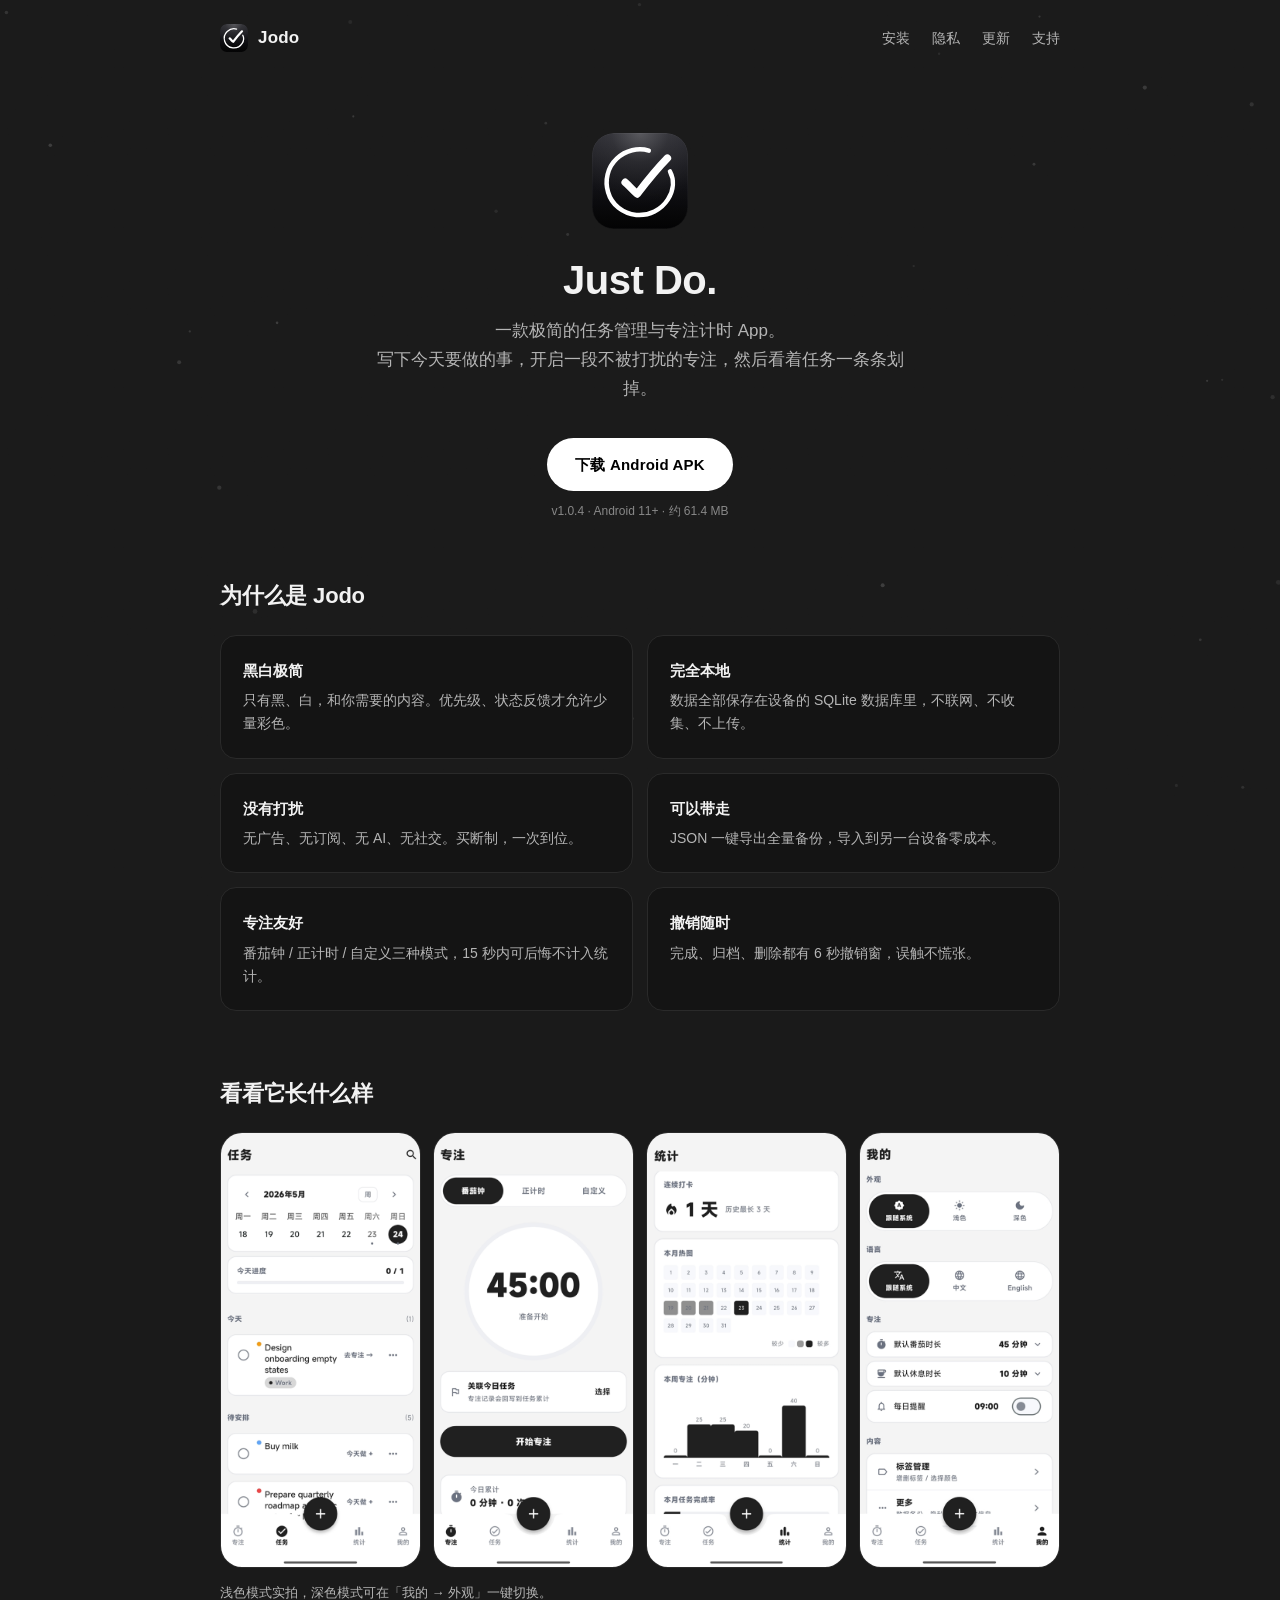
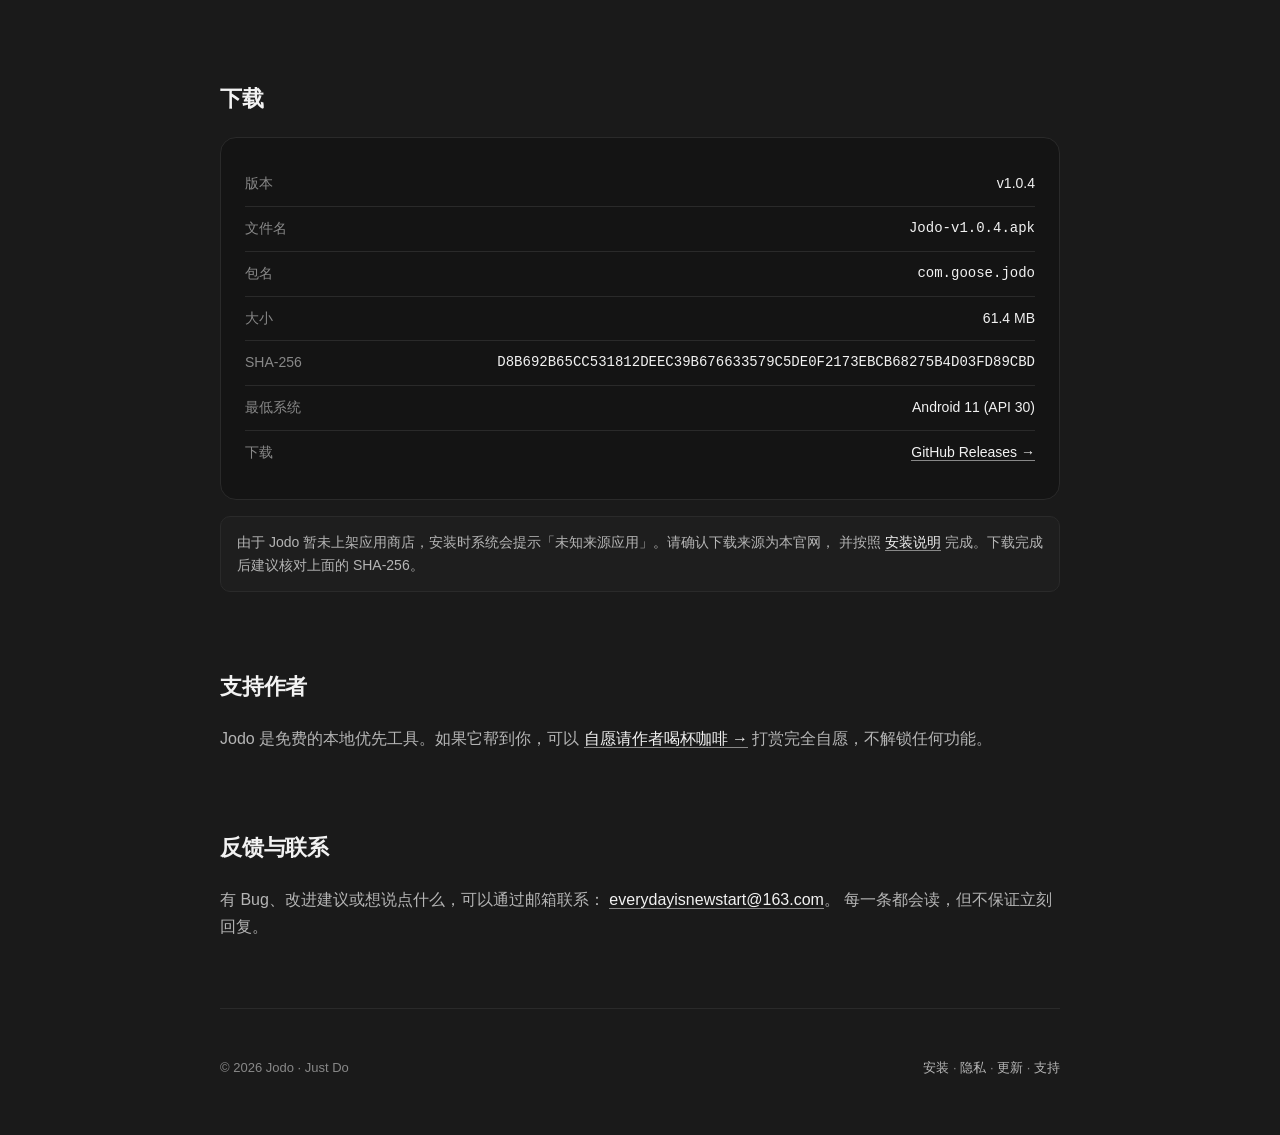
<file: index.html>
<!doctype html>
<html lang="zh-CN">
  <head>
    <meta charset="utf-8" />
    <meta name="viewport" content="width=device-width, initial-scale=1, viewport-fit=cover" />
    <title>Jodo · Just Do</title>
    <meta name="description" content="Jodo 是一款极简的任务管理与专注计时 App。无广告、无订阅、无联网，数据只保存在你的设备上。" />
    <meta name="theme-color" content="#0A0A0A" />
    <link rel="icon" href="assets/logo.svg" type="image/svg+xml" />
    <link rel="alternate icon" href="assets/logo.png" />
    <link rel="stylesheet" href="assets/styles.css" />
    <script src="assets/fx.js" defer></script>
    <meta property="og:title" content="Jodo · Just Do" />
    <meta property="og:description" content="极简的任务管理与专注计时 App，完全本地、不联网、不收集。" />
    <meta property="og:type" content="website" />
    <meta property="og:url" content="https://vulcanen.github.io/jodo-site/" />
    <meta property="og:image" content="assets/logo.png" />
    <meta name="twitter:card" content="summary" />
    <meta name="twitter:title" content="Jodo · Just Do" />
    <meta name="twitter:description" content="极简的任务管理与专注计时 App，完全本地、不联网、不收集。" />
    <meta name="twitter:image" content="assets/logo.png" />
  </head>
  <body data-fx-particles="on">
    <div class="wrap">
      <nav class="nav">
        <a class="nav-brand" href="./index.html">
          <img src="assets/logo.svg" alt="" />
          <span>Jodo</span>
        </a>
        <div class="nav-links">
          <a href="install.html">安装</a>
          <a href="privacy.html">隐私</a>
          <a href="changelog.html">更新</a>
          <a href="support.html">支持</a>
        </div>
      </nav>

      <main>
      <header class="hero">
        <img class="hero-logo" src="assets/logo.svg" alt="Jodo logo" />
        <h1>Just Do.</h1>
        <p class="tagline">
          一款极简的任务管理与专注计时 App。<br />
          写下今天要做的事，开启一段不被打扰的专注，然后看着任务一条条划掉。
        </p>
        <div class="hero-actions">
          <a class="btn" data-fx-magnetic href="https://github.com/vulcanen/jodo-site/releases/download/v1.0.4/Jodo-v1.0.4.apk" download>下载 Android APK</a>
          <span class="btn-meta">v1.0.4 · Android 11+ · 约 61.4 MB</span>
        </div>
      </header>

      <section>
        <h2>为什么是 Jodo</h2>
        <div class="features">
          <div class="feature">
            <h3>黑白极简</h3>
            <p>只有黑、白，和你需要的内容。优先级、状态反馈才允许少量彩色。</p>
          </div>
          <div class="feature">
            <h3>完全本地</h3>
            <p>数据全部保存在设备的 SQLite 数据库里，不联网、不收集、不上传。</p>
          </div>
          <div class="feature">
            <h3>没有打扰</h3>
            <p>无广告、无订阅、无 AI、无社交。买断制，一次到位。</p>
          </div>
          <div class="feature">
            <h3>可以带走</h3>
            <p>JSON 一键导出全量备份，导入到另一台设备零成本。</p>
          </div>
          <div class="feature">
            <h3>专注友好</h3>
            <p>番茄钟 / 正计时 / 自定义三种模式，15 秒内可后悔不计入统计。</p>
          </div>
          <div class="feature">
            <h3>撤销随时</h3>
            <p>完成、归档、删除都有 6 秒撤销窗，误触不慌张。</p>
          </div>
        </div>
      </section>

      <section>
        <h2>看看它长什么样</h2>
        <div class="shots">
          <div class="shot">
            <img src="assets/screenshots/tasks.png" alt="任务页：周历条 + 任务池 + 归档箱 / 最近删除入口" loading="lazy" decoding="async" />
          </div>
          <div class="shot">
            <img src="assets/screenshots/focus.png" alt="专注页：番茄钟 45:00 计时盘 + 关联今日任务入口" loading="lazy" decoding="async" />
          </div>
          <div class="shot">
            <img src="assets/screenshots/stats.png" alt="统计页：连续打卡 + 月度热图 + 本周专注 + 完成率" loading="lazy" decoding="async" />
          </div>
          <div class="shot">
            <img src="assets/screenshots/profile.png" alt="我的：主题 / 语言 / 默认番茄时长 / 标签 / 数据备份" loading="lazy" decoding="async" />
          </div>
        </div>
        <p class="muted" style="margin-top: 14px; font-size: 13px;">
          浅色模式实拍，深色模式可在「我的 → 外观」一键切换。
        </p>
      </section>

      <section id="download">
        <h2>下载</h2>
        <div class="dl-card">
          <div class="dl-card-row">
            <span class="k">版本</span>
            <span class="v plain">v1.0.4</span>
          </div>
          <div class="dl-card-row">
            <span class="k">文件名</span>
            <span class="v">Jodo-v1.0.4.apk</span>
          </div>
          <div class="dl-card-row">
            <span class="k">包名</span>
            <span class="v">com.goose.jodo</span>
          </div>
          <div class="dl-card-row">
            <span class="k">大小</span>
            <span class="v plain">61.4 MB</span>
          </div>
          <div class="dl-card-row">
            <span class="k">SHA-256</span>
            <span class="v">D8B692B65CC531812DEEC39B676633579C5DE0F2173EBCB68275B4D03FD89CBD</span>
          </div>
          <div class="dl-card-row">
            <span class="k">最低系统</span>
            <span class="v plain">Android 11 (API 30)</span>
          </div>
          <div class="dl-card-row">
            <span class="k">下载</span>
            <span class="v plain">
              <a href="https://github.com/vulcanen/jodo-site/releases/download/v1.0.4/Jodo-v1.0.4.apk" download>GitHub Releases →</a>
            </span>
          </div>
        </div>
        <p class="notice" style="margin-top: 16px;">
          由于 Jodo 暂未上架应用商店，安装时系统会提示「未知来源应用」。请确认下载来源为本官网，
          并按照 <a href="install.html">安装说明</a> 完成。下载完成后建议核对上面的 SHA-256。
        </p>
      </section>

      <section>
        <h2>支持作者</h2>
        <p class="muted">
          Jodo 是免费的本地优先工具。如果它帮到你，可以
          <a href="support.html">自愿请作者喝杯咖啡 →</a>
          打赏完全自愿，不解锁任何功能。
        </p>
      </section>

      <section>
        <h2>反馈与联系</h2>
        <p class="muted">
          有 Bug、改进建议或想说点什么，可以通过邮箱联系：
          <a href="mailto:everydayisnewstart@163.com">everydayisnewstart@163.com</a>。
          每一条都会读，但不保证立刻回复。
        </p>
      </section>

      </main>

      <footer>
        <span>© 2026 Jodo · Just Do</span>
        <span>
          <a href="install.html">安装</a> ·
          <a href="privacy.html">隐私</a> ·
          <a href="changelog.html">更新</a> ·
          <a href="support.html">支持</a>
        </span>
      </footer>
    </div>
  </body>
</html>
</file>
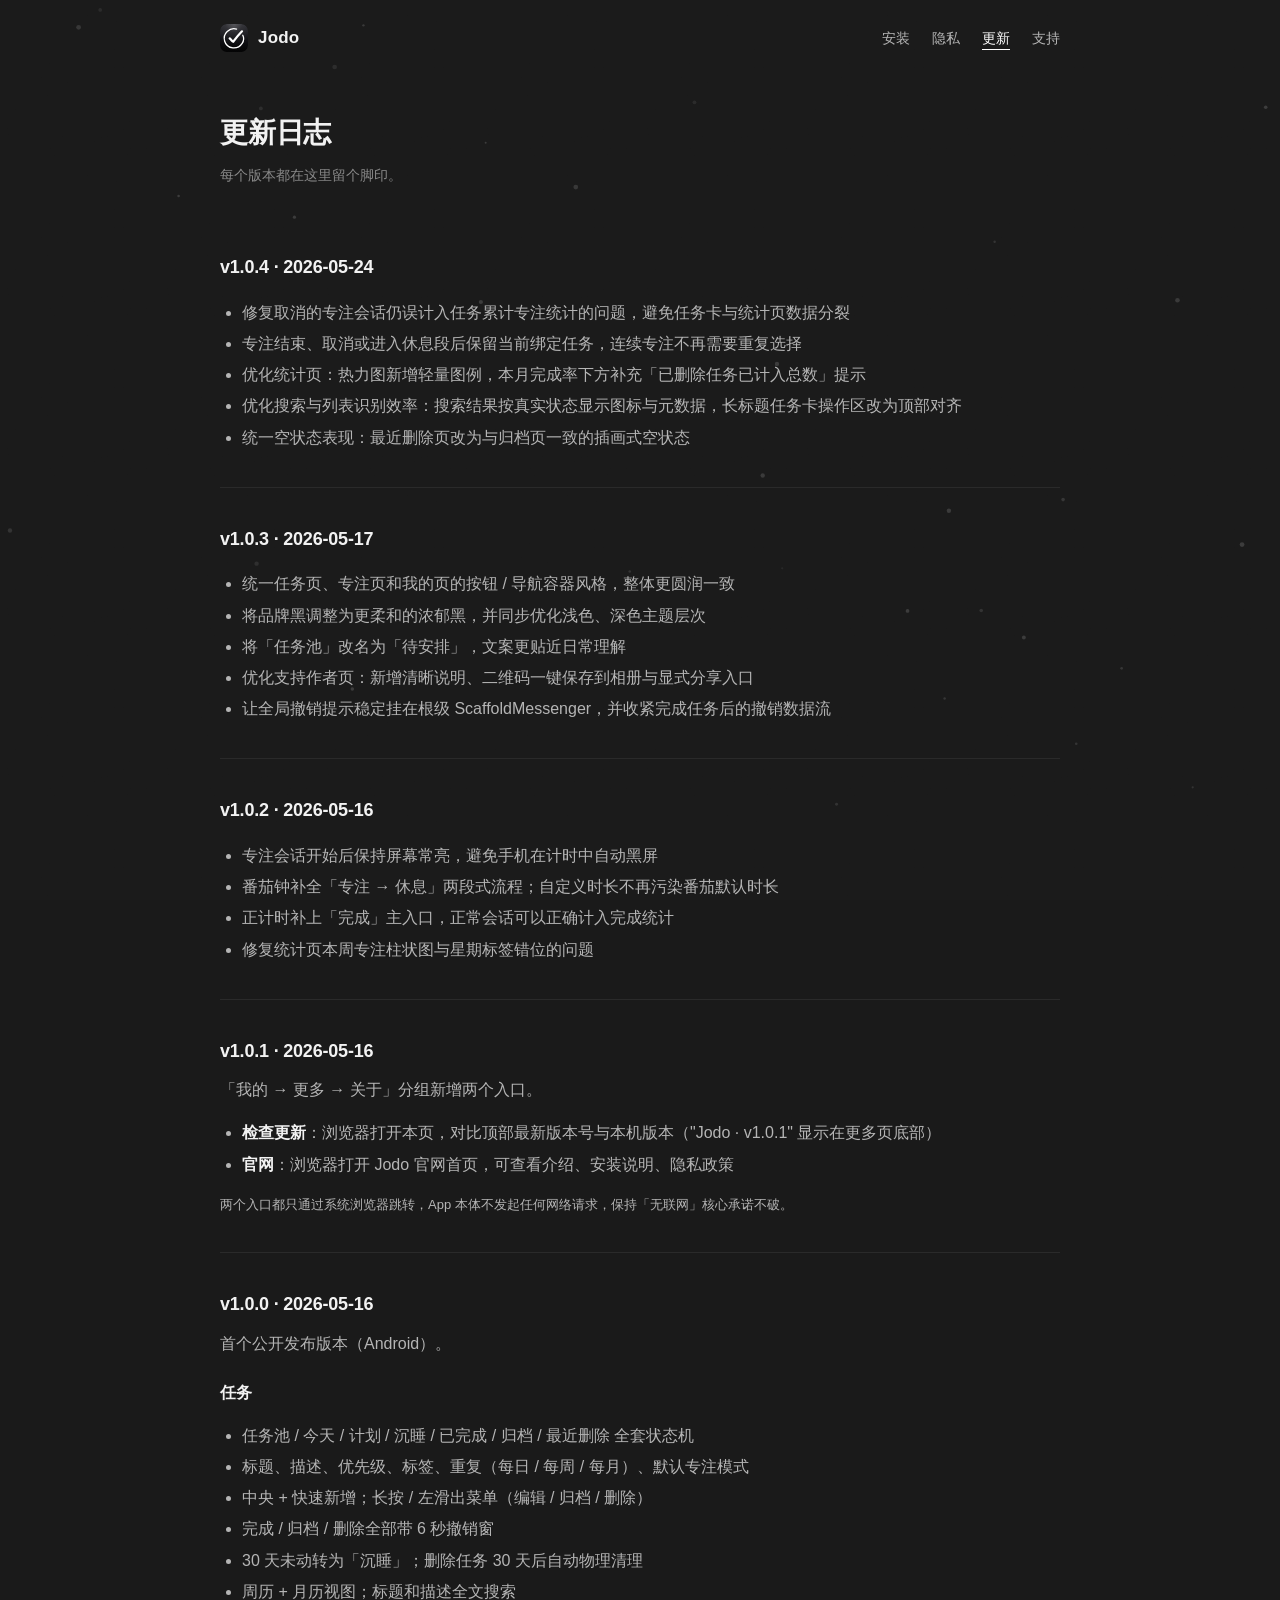
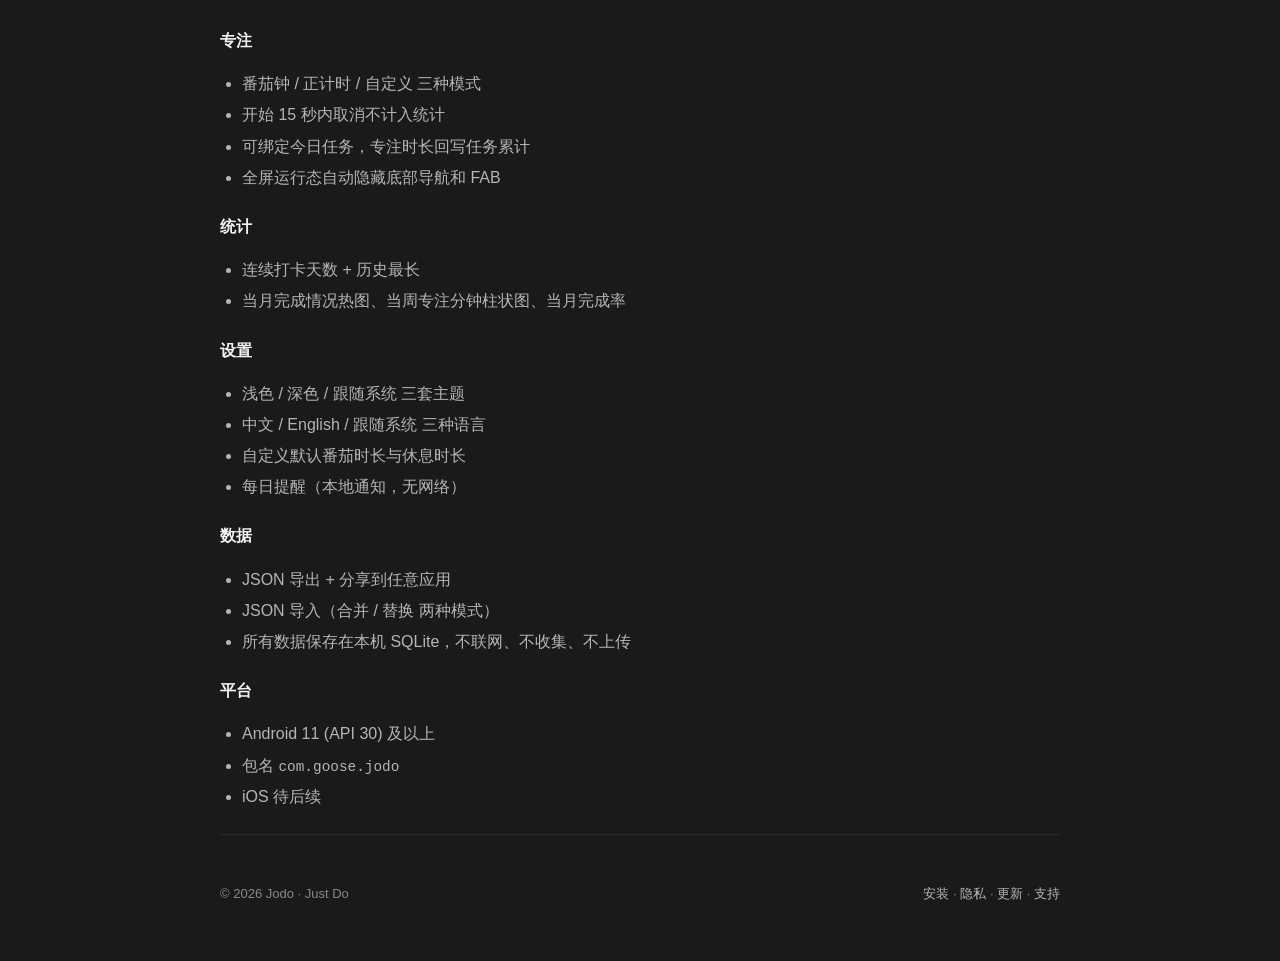
<file: changelog.html>
<!doctype html>
<html lang="zh-CN">
  <head>
    <meta charset="utf-8" />
    <meta name="viewport" content="width=device-width, initial-scale=1, viewport-fit=cover" />
    <title>更新日志 · Jodo</title>
    <meta name="description" content="Jodo 各版本更新内容。" />
    <meta name="theme-color" content="#0A0A0A" />
    <link rel="icon" href="assets/logo.svg" type="image/svg+xml" />
    <link rel="alternate icon" href="assets/logo.png" />
    <link rel="stylesheet" href="assets/styles.css" />
    <script src="assets/fx.js" defer></script>
  </head>
  <body data-fx-particles="on">
    <div class="wrap">
      <nav class="nav">
        <a class="nav-brand" href="./index.html">
          <img src="assets/logo.svg" alt="" />
          <span>Jodo</span>
        </a>
        <div class="nav-links">
          <a href="install.html">安装</a>
          <a href="privacy.html">隐私</a>
          <a href="changelog.html" aria-current="page">更新</a>
          <a href="support.html">支持</a>
        </div>
      </nav>

      <main>
      <header class="page-head">
        <h1>更新日志</h1>
        <p class="sub">每个版本都在这里留个脚印。</p>
      </header>

      <article class="prose">
        <h2>v1.0.4 · 2026-05-24</h2>
        <ul>
          <li>修复取消的专注会话仍误计入任务累计专注统计的问题，避免任务卡与统计页数据分裂</li>
          <li>专注结束、取消或进入休息段后保留当前绑定任务，连续专注不再需要重复选择</li>
          <li>优化统计页：热力图新增轻量图例，本月完成率下方补充「已删除任务已计入总数」提示</li>
          <li>优化搜索与列表识别效率：搜索结果按真实状态显示图标与元数据，长标题任务卡操作区改为顶部对齐</li>
          <li>统一空状态表现：最近删除页改为与归档页一致的插画式空状态</li>
        </ul>

        <hr style="border: 0; border-top: 1px solid var(--border); margin: 36px 0;" />

        <h2>v1.0.3 · 2026-05-17</h2>
        <ul>
          <li>统一任务页、专注页和我的页的按钮 / 导航容器风格，整体更圆润一致</li>
          <li>将品牌黑调整为更柔和的浓郁黑，并同步优化浅色、深色主题层次</li>
          <li>将「任务池」改名为「待安排」，文案更贴近日常理解</li>
          <li>优化支持作者页：新增清晰说明、二维码一键保存到相册与显式分享入口</li>
          <li>让全局撤销提示稳定挂在根级 ScaffoldMessenger，并收紧完成任务后的撤销数据流</li>
        </ul>

        <hr style="border: 0; border-top: 1px solid var(--border); margin: 36px 0;" />

        <h2>v1.0.2 · 2026-05-16</h2>
        <ul>
          <li>专注会话开始后保持屏幕常亮，避免手机在计时中自动黑屏</li>
          <li>番茄钟补全「专注 → 休息」两段式流程；自定义时长不再污染番茄默认时长</li>
          <li>正计时补上「完成」主入口，正常会话可以正确计入完成统计</li>
          <li>修复统计页本周专注柱状图与星期标签错位的问题</li>
        </ul>

        <hr style="border: 0; border-top: 1px solid var(--border); margin: 36px 0;" />

        <h2>v1.0.1 · 2026-05-16</h2>
        <p class="muted">「我的 → 更多 → 关于」分组新增两个入口。</p>

        <ul>
          <li><strong>检查更新</strong>：浏览器打开本页，对比顶部最新版本号与本机版本（"Jodo · v1.0.1" 显示在更多页底部）</li>
          <li><strong>官网</strong>：浏览器打开 Jodo 官网首页，可查看介绍、安装说明、隐私政策</li>
        </ul>

        <p class="muted" style="margin-top: 14px; font-size: 13px;">
          两个入口都只通过系统浏览器跳转，App 本体不发起任何网络请求，保持「无联网」核心承诺不破。
        </p>

        <hr style="border: 0; border-top: 1px solid var(--border); margin: 36px 0;" />

        <h2>v1.0.0 · 2026-05-16</h2>
        <p class="muted">首个公开发布版本（Android）。</p>

        <h3 style="margin-top: 22px;">任务</h3>
        <ul>
          <li>任务池 / 今天 / 计划 / 沉睡 / 已完成 / 归档 / 最近删除 全套状态机</li>
          <li>标题、描述、优先级、标签、重复（每日 / 每周 / 每月）、默认专注模式</li>
          <li>中央 + 快速新增；长按 / 左滑出菜单（编辑 / 归档 / 删除）</li>
          <li>完成 / 归档 / 删除全部带 6 秒撤销窗</li>
          <li>30 天未动转为「沉睡」；删除任务 30 天后自动物理清理</li>
          <li>周历 + 月历视图；标题和描述全文搜索</li>
        </ul>

        <h3 style="margin-top: 22px;">专注</h3>
        <ul>
          <li>番茄钟 / 正计时 / 自定义 三种模式</li>
          <li>开始 15 秒内取消不计入统计</li>
          <li>可绑定今日任务，专注时长回写任务累计</li>
          <li>全屏运行态自动隐藏底部导航和 FAB</li>
        </ul>

        <h3 style="margin-top: 22px;">统计</h3>
        <ul>
          <li>连续打卡天数 + 历史最长</li>
          <li>当月完成情况热图、当周专注分钟柱状图、当月完成率</li>
        </ul>

        <h3 style="margin-top: 22px;">设置</h3>
        <ul>
          <li>浅色 / 深色 / 跟随系统 三套主题</li>
          <li>中文 / English / 跟随系统 三种语言</li>
          <li>自定义默认番茄时长与休息时长</li>
          <li>每日提醒（本地通知，无网络）</li>
        </ul>

        <h3 style="margin-top: 22px;">数据</h3>
        <ul>
          <li>JSON 导出 + 分享到任意应用</li>
          <li>JSON 导入（合并 / 替换 两种模式）</li>
          <li>所有数据保存在本机 SQLite，不联网、不收集、不上传</li>
        </ul>

        <h3 style="margin-top: 22px;">平台</h3>
        <ul>
          <li>Android 11 (API 30) 及以上</li>
          <li>包名 <code>com.goose.jodo</code></li>
          <li>iOS 待后续</li>
        </ul>
      </article>

      </main>

      <footer>
        <span>© 2026 Jodo · Just Do</span>
        <span>
          <a href="install.html">安装</a> ·
          <a href="privacy.html">隐私</a> ·
          <a href="changelog.html">更新</a> ·
          <a href="support.html">支持</a>
        </span>
      </footer>
    </div>
  </body>
</html>
</file>
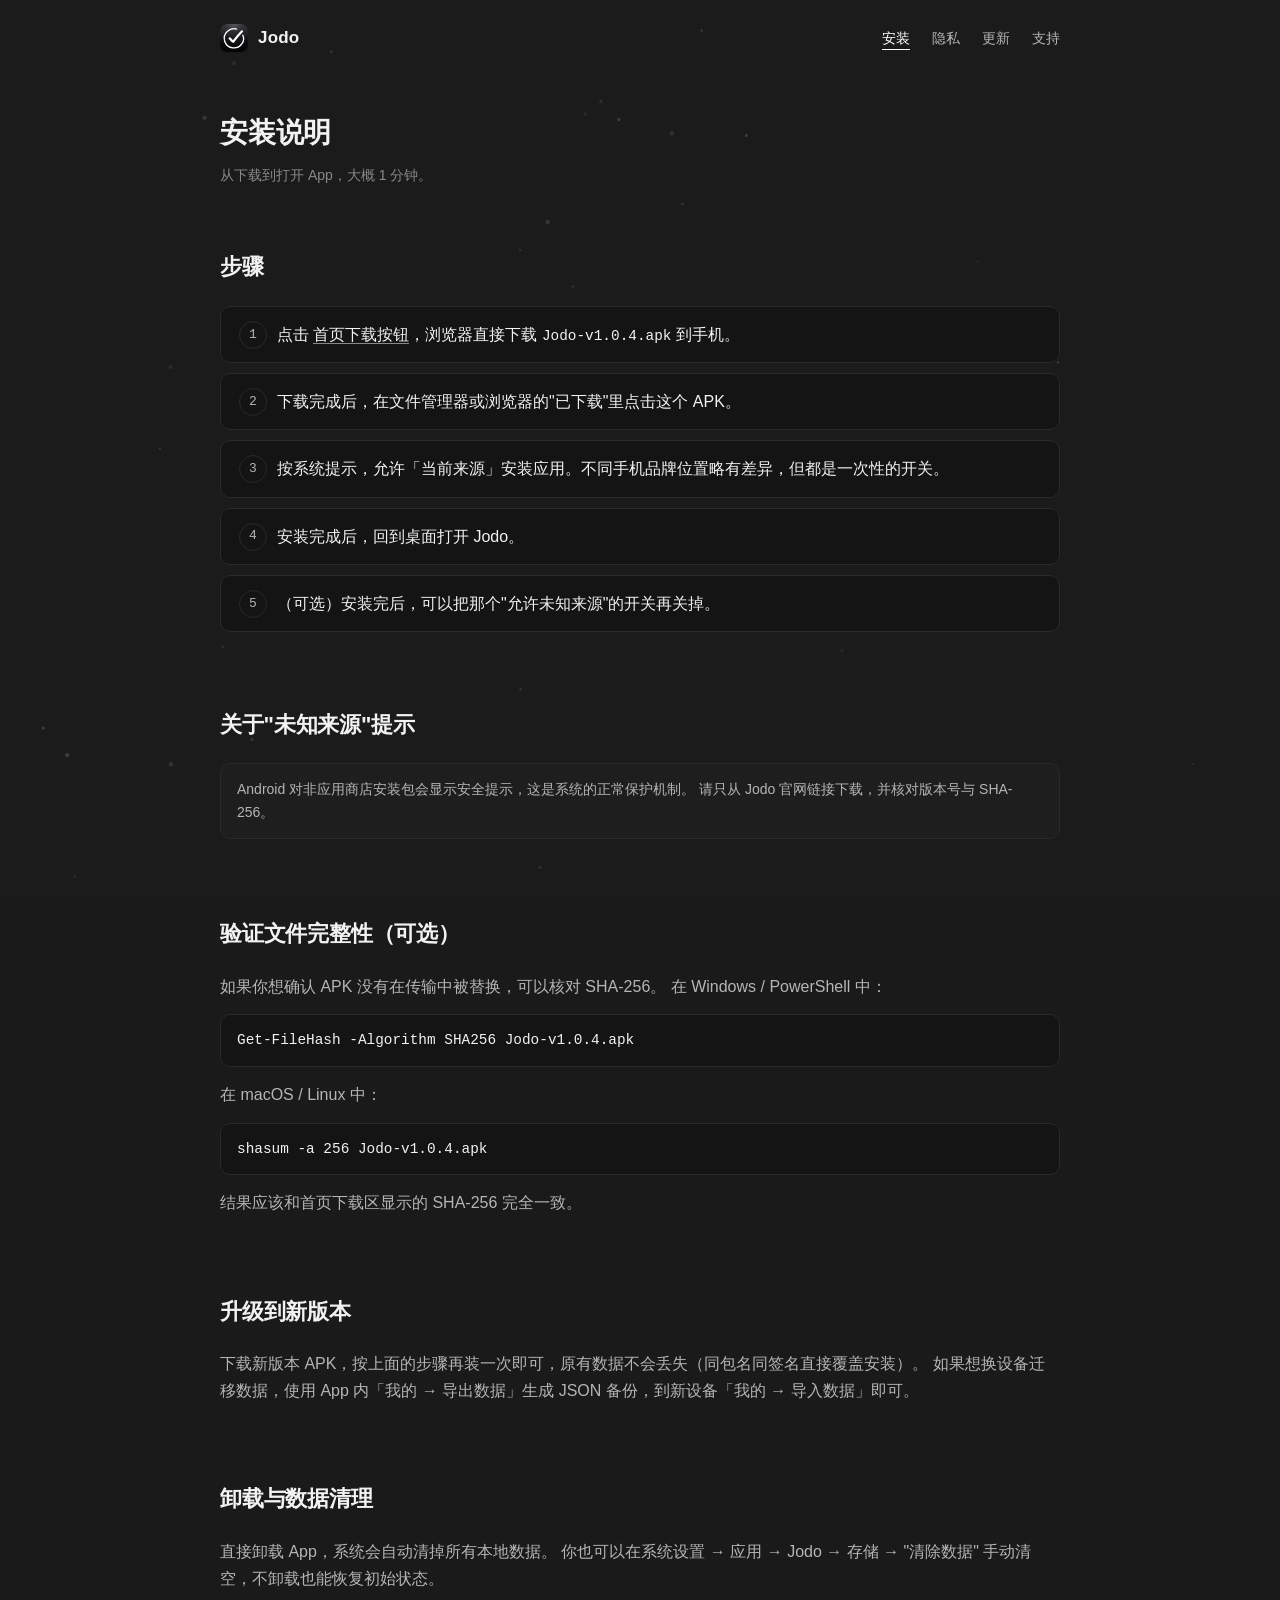
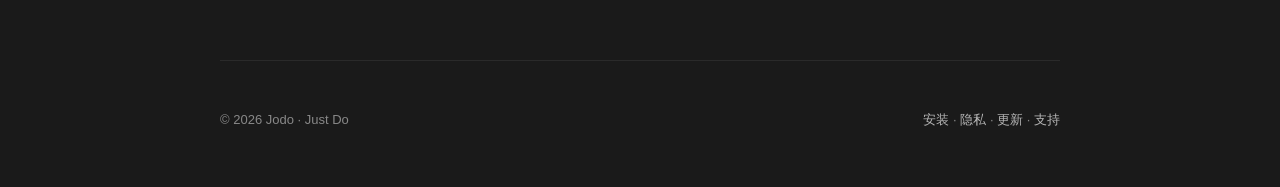
<file: install.html>
<!doctype html>
<html lang="zh-CN">
  <head>
    <meta charset="utf-8" />
    <meta name="viewport" content="width=device-width, initial-scale=1, viewport-fit=cover" />
    <title>安装说明 · Jodo</title>
    <meta name="description" content="如何从官网下载并安装 Jodo Android APK。" />
    <meta name="theme-color" content="#0A0A0A" />
    <link rel="icon" href="assets/logo.svg" type="image/svg+xml" />
    <link rel="alternate icon" href="assets/logo.png" />
    <link rel="stylesheet" href="assets/styles.css" />
    <script src="assets/fx.js" defer></script>
  </head>
  <body data-fx-particles="on">
    <div class="wrap">
      <nav class="nav">
        <a class="nav-brand" href="./index.html">
          <img src="assets/logo.svg" alt="" />
          <span>Jodo</span>
        </a>
        <div class="nav-links">
          <a href="install.html" aria-current="page">安装</a>
          <a href="privacy.html">隐私</a>
          <a href="changelog.html">更新</a>
          <a href="support.html">支持</a>
        </div>
      </nav>

      <main>
      <header class="page-head">
        <h1>安装说明</h1>
        <p class="sub">从下载到打开 App，大概 1 分钟。</p>
      </header>

      <section>
        <h2>步骤</h2>
        <ol class="steps">
          <li>点击 <a href="index.html#download">首页下载按钮</a>，浏览器直接下载 <code>Jodo-v1.0.4.apk</code> 到手机。</li>
          <li>下载完成后，在文件管理器或浏览器的"已下载"里点击这个 APK。</li>
          <li>按系统提示，允许「当前来源」安装应用。不同手机品牌位置略有差异，但都是一次性的开关。</li>
          <li>安装完成后，回到桌面打开 Jodo。</li>
          <li>（可选）安装完后，可以把那个"允许未知来源"的开关再关掉。</li>
        </ol>
      </section>

      <section>
        <h2>关于"未知来源"提示</h2>
        <p class="notice">
          Android 对非应用商店安装包会显示安全提示，这是系统的正常保护机制。
          请只从 Jodo 官网链接下载，并核对版本号与 SHA-256。
        </p>
      </section>

      <section>
        <h2>验证文件完整性（可选）</h2>
        <p class="muted">
          如果你想确认 APK 没有在传输中被替换，可以核对 SHA-256。
          在 Windows / PowerShell 中：
        </p>
        <pre>Get-FileHash -Algorithm SHA256 Jodo-v1.0.4.apk</pre>
        <p class="muted">
          在 macOS / Linux 中：
        </p>
        <pre>shasum -a 256 Jodo-v1.0.4.apk</pre>
        <p class="muted">
          结果应该和首页下载区显示的 SHA-256 完全一致。
        </p>
      </section>

      <section>
        <h2>升级到新版本</h2>
        <p class="muted">
          下载新版本 APK，按上面的步骤再装一次即可，原有数据不会丢失（同包名同签名直接覆盖安装）。
          如果想换设备迁移数据，使用 App 内「我的 → 导出数据」生成 JSON 备份，到新设备「我的 → 导入数据」即可。
        </p>
      </section>

      <section>
        <h2>卸载与数据清理</h2>
        <p class="muted">
          直接卸载 App，系统会自动清掉所有本地数据。
          你也可以在系统设置 → 应用 → Jodo → 存储 → "清除数据" 手动清空，不卸载也能恢复初始状态。
        </p>
      </section>

      </main>

      <footer>
        <span>© 2026 Jodo · Just Do</span>
        <span>
          <a href="install.html">安装</a> ·
          <a href="privacy.html">隐私</a> ·
          <a href="changelog.html">更新</a> ·
          <a href="support.html">支持</a>
        </span>
      </footer>
    </div>
  </body>
</html>
</file>
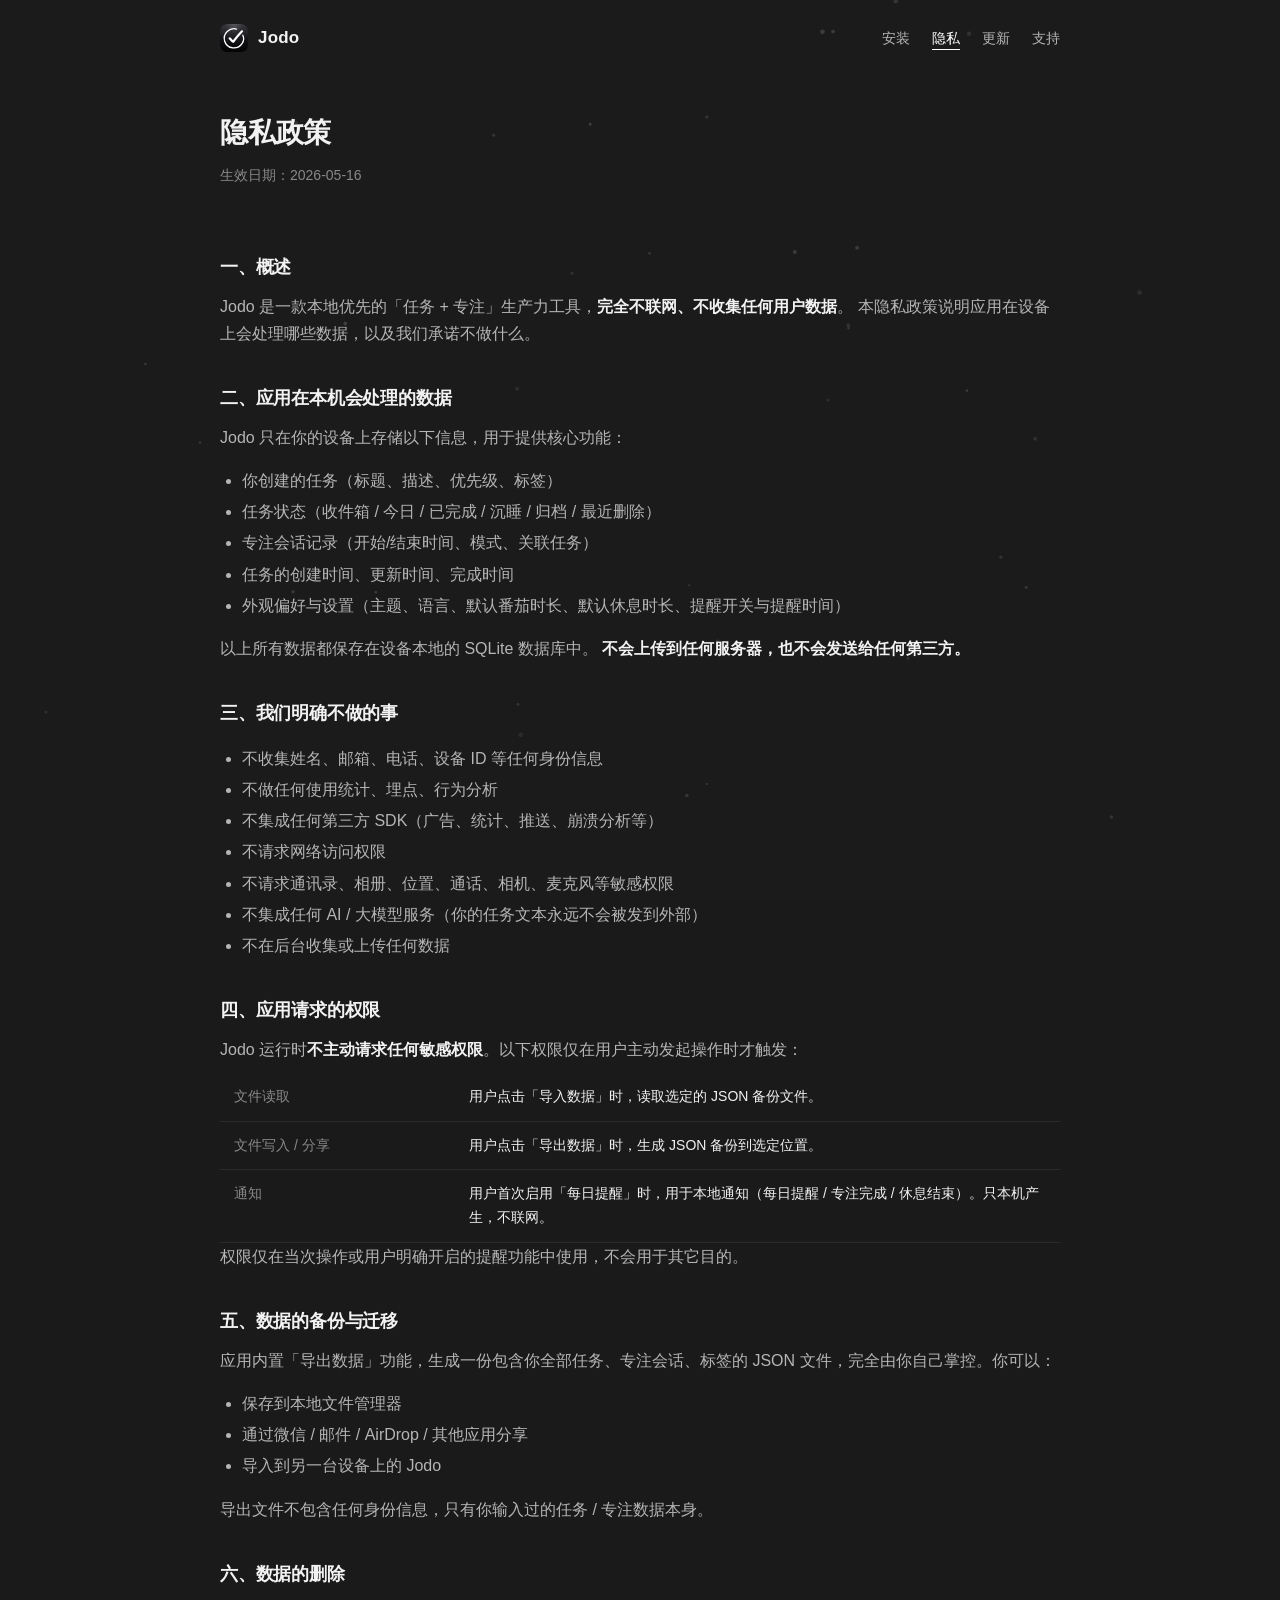
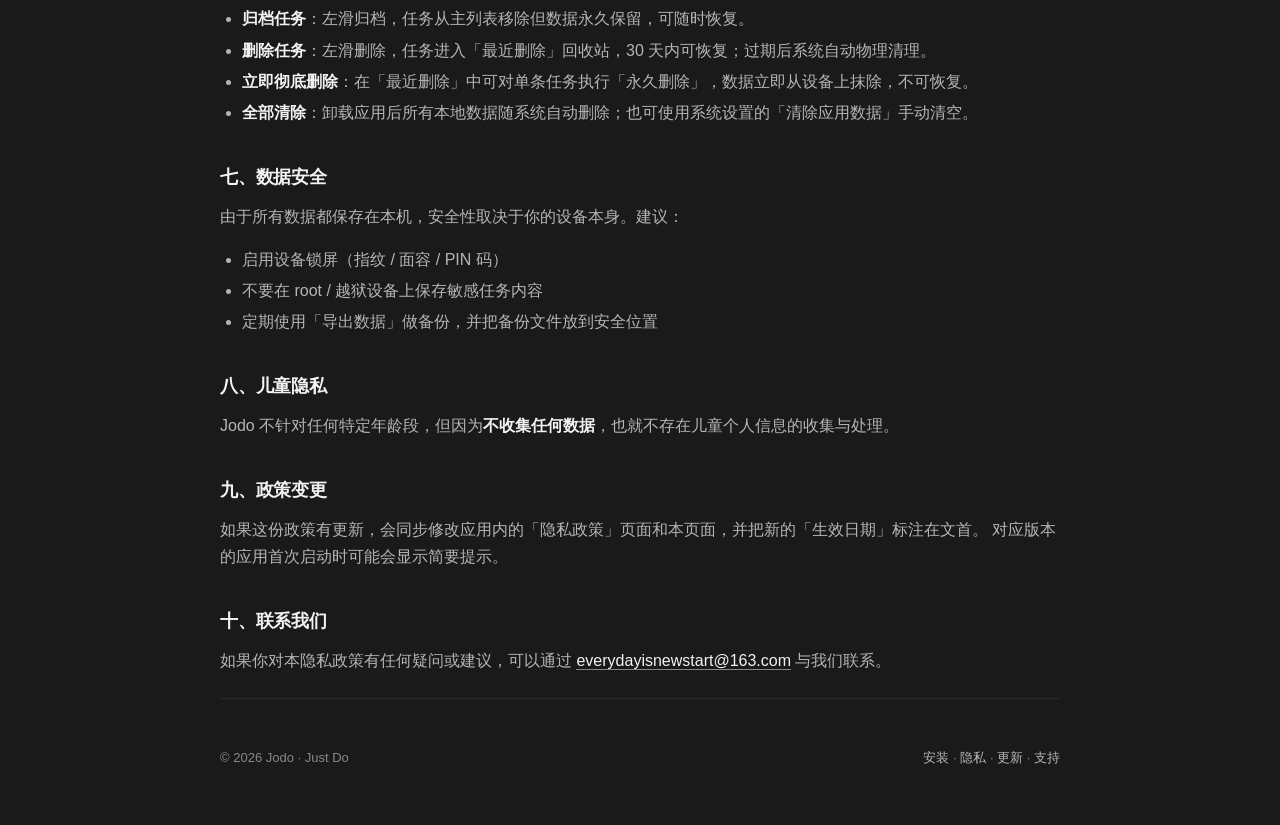
<file: privacy.html>
<!doctype html>
<html lang="zh-CN">
  <head>
    <meta charset="utf-8" />
    <meta name="viewport" content="width=device-width, initial-scale=1, viewport-fit=cover" />
    <title>隐私政策 · Jodo</title>
    <meta name="description" content="Jodo 隐私政策。完全本地，不联网，不收集任何用户数据。" />
    <meta name="theme-color" content="#0A0A0A" />
    <link rel="icon" href="assets/logo.svg" type="image/svg+xml" />
    <link rel="alternate icon" href="assets/logo.png" />
    <link rel="stylesheet" href="assets/styles.css" />
    <script src="assets/fx.js" defer></script>
  </head>
  <body data-fx-particles="on">
    <div class="wrap">
      <nav class="nav">
        <a class="nav-brand" href="./index.html">
          <img src="assets/logo.svg" alt="" />
          <span>Jodo</span>
        </a>
        <div class="nav-links">
          <a href="install.html">安装</a>
          <a href="privacy.html" aria-current="page">隐私</a>
          <a href="changelog.html">更新</a>
          <a href="support.html">支持</a>
        </div>
      </nav>

      <main>
      <header class="page-head">
        <h1>隐私政策</h1>
        <p class="sub">生效日期：2026-05-16</p>
      </header>

      <article class="prose">
        <h2>一、概述</h2>
        <p>
          Jodo 是一款本地优先的「任务 + 专注」生产力工具，<strong>完全不联网、不收集任何用户数据</strong>。
          本隐私政策说明应用在设备上会处理哪些数据，以及我们承诺不做什么。
        </p>

        <h2>二、应用在本机会处理的数据</h2>
        <p>Jodo 只在你的设备上存储以下信息，用于提供核心功能：</p>
        <ul>
          <li>你创建的任务（标题、描述、优先级、标签）</li>
          <li>任务状态（收件箱 / 今日 / 已完成 / 沉睡 / 归档 / 最近删除）</li>
          <li>专注会话记录（开始/结束时间、模式、关联任务）</li>
          <li>任务的创建时间、更新时间、完成时间</li>
          <li>外观偏好与设置（主题、语言、默认番茄时长、默认休息时长、提醒开关与提醒时间）</li>
        </ul>
        <p>
          以上所有数据都保存在设备本地的 SQLite 数据库中。
          <strong>不会上传到任何服务器，也不会发送给任何第三方。</strong>
        </p>

        <h2>三、我们明确不做的事</h2>
        <ul>
          <li>不收集姓名、邮箱、电话、设备 ID 等任何身份信息</li>
          <li>不做任何使用统计、埋点、行为分析</li>
          <li>不集成任何第三方 SDK（广告、统计、推送、崩溃分析等）</li>
          <li>不请求网络访问权限</li>
          <li>不请求通讯录、相册、位置、通话、相机、麦克风等敏感权限</li>
          <li>不集成任何 AI / 大模型服务（你的任务文本永远不会被发到外部）</li>
          <li>不在后台收集或上传任何数据</li>
        </ul>

        <h2>四、应用请求的权限</h2>
        <p>Jodo 运行时<strong>不主动请求任何敏感权限</strong>。以下权限仅在用户主动发起操作时才触发：</p>
        <table class="def">
          <tbody>
            <tr>
              <th>文件读取</th>
              <td>用户点击「导入数据」时，读取选定的 JSON 备份文件。</td>
            </tr>
            <tr>
              <th>文件写入 / 分享</th>
              <td>用户点击「导出数据」时，生成 JSON 备份到选定位置。</td>
            </tr>
            <tr>
              <th>通知</th>
              <td>用户首次启用「每日提醒」时，用于本地通知（每日提醒 / 专注完成 / 休息结束）。只本机产生，不联网。</td>
            </tr>
          </tbody>
        </table>
        <p>权限仅在当次操作或用户明确开启的提醒功能中使用，不会用于其它目的。</p>

        <h2>五、数据的备份与迁移</h2>
        <p>
          应用内置「导出数据」功能，生成一份包含你全部任务、专注会话、标签的 JSON 文件，完全由你自己掌控。你可以：
        </p>
        <ul>
          <li>保存到本地文件管理器</li>
          <li>通过微信 / 邮件 / AirDrop / 其他应用分享</li>
          <li>导入到另一台设备上的 Jodo</li>
        </ul>
        <p>导出文件不包含任何身份信息，只有你输入过的任务 / 专注数据本身。</p>

        <h2>六、数据的删除</h2>
        <ul>
          <li><strong>归档任务</strong>：左滑归档，任务从主列表移除但数据永久保留，可随时恢复。</li>
          <li><strong>删除任务</strong>：左滑删除，任务进入「最近删除」回收站，30 天内可恢复；过期后系统自动物理清理。</li>
          <li><strong>立即彻底删除</strong>：在「最近删除」中可对单条任务执行「永久删除」，数据立即从设备上抹除，不可恢复。</li>
          <li><strong>全部清除</strong>：卸载应用后所有本地数据随系统自动删除；也可使用系统设置的「清除应用数据」手动清空。</li>
        </ul>

        <h2>七、数据安全</h2>
        <p>由于所有数据都保存在本机，安全性取决于你的设备本身。建议：</p>
        <ul>
          <li>启用设备锁屏（指纹 / 面容 / PIN 码）</li>
          <li>不要在 root / 越狱设备上保存敏感任务内容</li>
          <li>定期使用「导出数据」做备份，并把备份文件放到安全位置</li>
        </ul>

        <h2>八、儿童隐私</h2>
        <p>Jodo 不针对任何特定年龄段，但因为<strong>不收集任何数据</strong>，也就不存在儿童个人信息的收集与处理。</p>

        <h2>九、政策变更</h2>
        <p>
          如果这份政策有更新，会同步修改应用内的「隐私政策」页面和本页面，并把新的「生效日期」标注在文首。
          对应版本的应用首次启动时可能会显示简要提示。
        </p>

        <h2>十、联系我们</h2>
        <p>
          如果你对本隐私政策有任何疑问或建议，可以通过
          <a href="mailto:everydayisnewstart@163.com">everydayisnewstart@163.com</a>
          与我们联系。
        </p>
      </article>

      </main>

      <footer>
        <span>© 2026 Jodo · Just Do</span>
        <span>
          <a href="install.html">安装</a> ·
          <a href="privacy.html">隐私</a> ·
          <a href="changelog.html">更新</a> ·
          <a href="support.html">支持</a>
        </span>
      </footer>
    </div>
  </body>
</html>
</file>
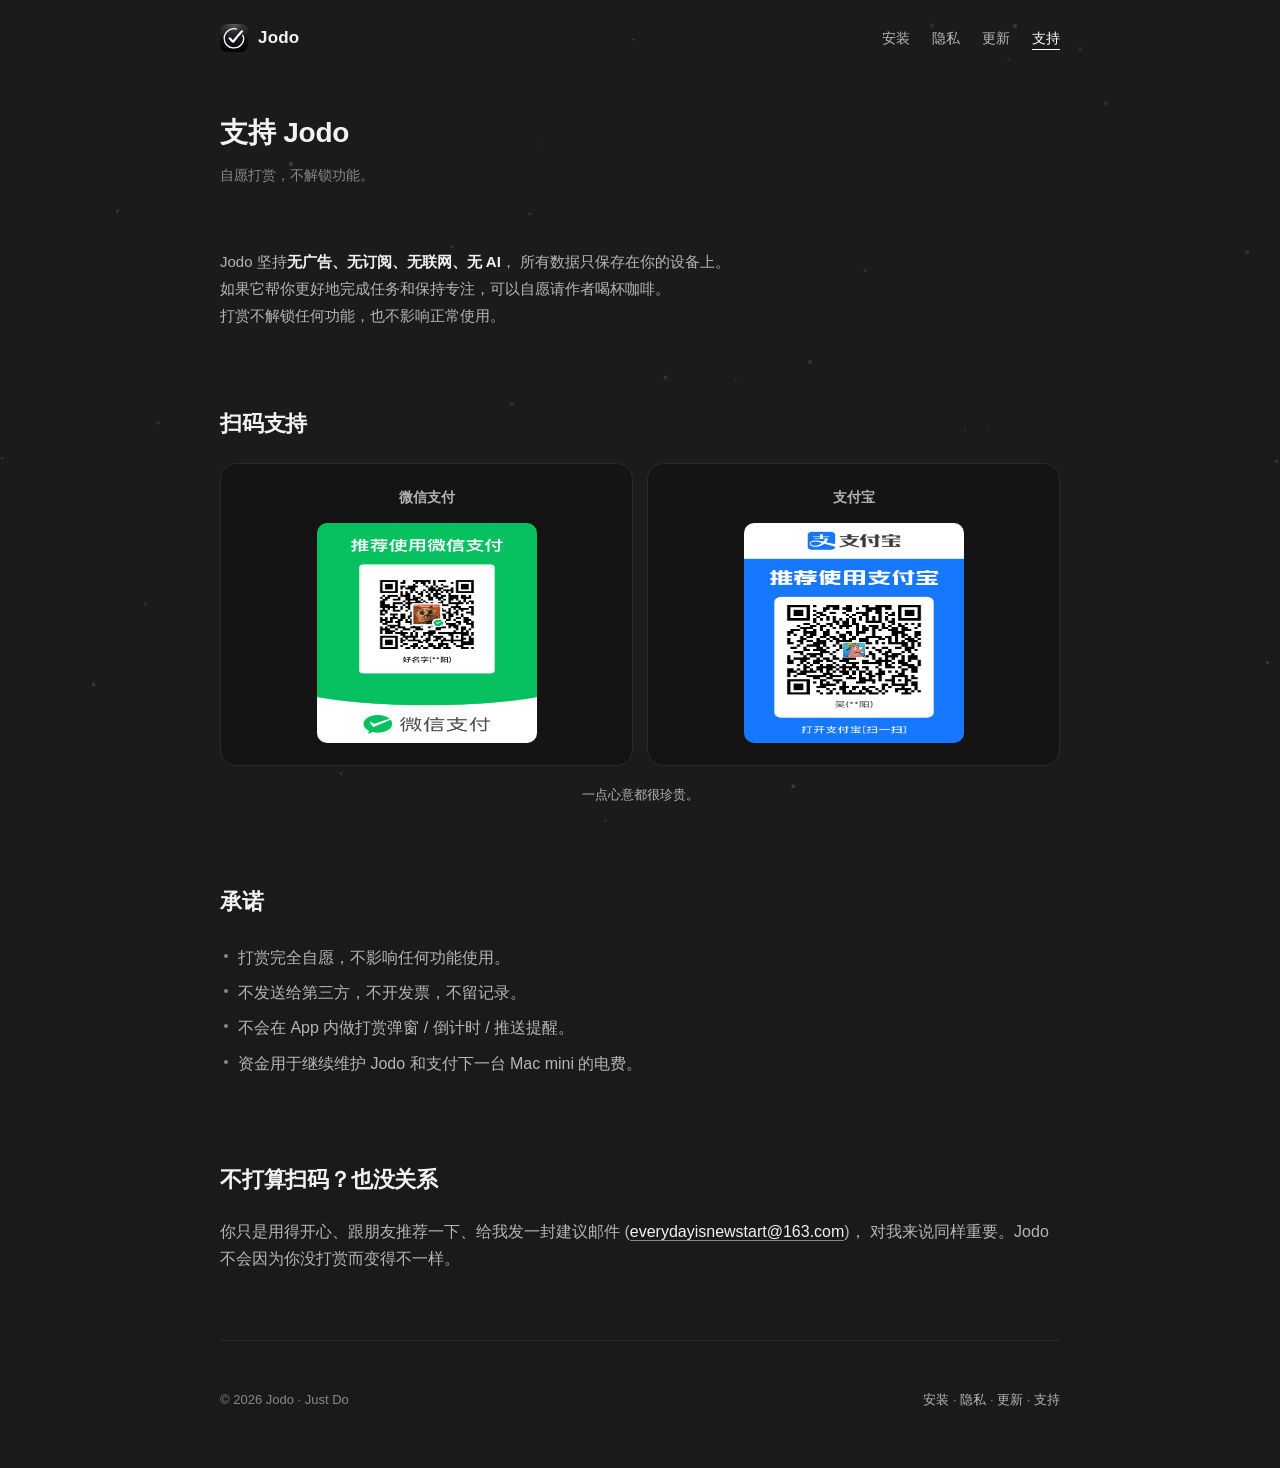
<file: support.html>
<!doctype html>
<html lang="zh-CN">
  <head>
    <meta charset="utf-8" />
    <meta name="viewport" content="width=device-width, initial-scale=1, viewport-fit=cover" />
    <title>支持 Jodo · 自愿打赏</title>
    <meta name="description" content="Jodo 是免费的本地优先工具。如果它帮到你，可以自愿请作者喝杯咖啡。打赏不解锁任何功能。" />
    <meta name="theme-color" content="#0A0A0A" />
    <link rel="icon" href="assets/logo.svg" type="image/svg+xml" />
    <link rel="alternate icon" href="assets/logo.png" />
    <link rel="stylesheet" href="assets/styles.css" />
    <script src="assets/fx.js" defer></script>
    <style>
      /* support.html 私有：二维码方格的极简卡片 */
      .qr-grid {
        display: grid;
        grid-template-columns: repeat(2, 1fr);
        gap: 14px;
      }
      .qr-card {
        background: var(--surface);
        border: 1px solid var(--border);
        border-radius: var(--radius);
        padding: 22px;
        text-align: center;
      }
      .qr-card h3 {
        margin: 0 0 14px;
        font-size: 14px;
        color: var(--text-soft);
        font-weight: 600;
      }
      .qr-card img {
        width: 100%;
        max-width: 220px;
        aspect-ratio: 1;
        background: var(--surface-2);
        border-radius: 10px;
        display: block;
        margin: 0 auto;
      }
      @media (max-width: 540px) {
        .qr-grid {
          grid-template-columns: 1fr;
        }
      }
    </style>
  </head>
  <body data-fx-particles="on">
    <div class="wrap">
      <nav class="nav">
        <a class="nav-brand" href="./index.html">
          <img src="assets/logo.svg" alt="" />
          <span>Jodo</span>
        </a>
        <div class="nav-links">
          <a href="install.html">安装</a>
          <a href="privacy.html">隐私</a>
          <a href="changelog.html">更新</a>
          <a href="support.html" aria-current="page">支持</a>
        </div>
      </nav>

      <main>
      <header class="page-head">
        <h1>支持 Jodo</h1>
        <p class="sub">自愿打赏，不解锁功能。</p>
      </header>

      <section>
        <p class="muted" style="font-size: 15px; line-height: 1.8;">
          Jodo 坚持<strong style="color: var(--text);">无广告、无订阅、无联网、无 AI</strong>，
          所有数据只保存在你的设备上。<br />
          如果它帮你更好地完成任务和保持专注，可以自愿请作者喝杯咖啡。<br />
          打赏不解锁任何功能，也不影响正常使用。
        </p>
      </section>

      <section>
        <h2>扫码支持</h2>
        <div class="qr-grid">
          <div class="qr-card">
            <h3>微信支付</h3>
            <img src="assets/donation/wechat.png" alt="微信支付收款码" loading="lazy" decoding="async" />
          </div>
          <div class="qr-card">
            <h3>支付宝</h3>
            <img src="assets/donation/alipay.png" alt="支付宝收款码" loading="lazy" decoding="async" />
          </div>
        </div>
        <p class="muted" style="text-align: center; margin-top: 18px; font-size: 13px;">
          一点心意都很珍贵。
        </p>
      </section>

      <section>
        <h2>承诺</h2>
        <ul class="dots">
          <li>打赏完全自愿，不影响任何功能使用。</li>
          <li>不发送给第三方，不开发票，不留记录。</li>
          <li>不会在 App 内做打赏弹窗 / 倒计时 / 推送提醒。</li>
          <li>资金用于继续维护 Jodo 和支付下一台 Mac mini 的电费。</li>
        </ul>
      </section>

      <section>
        <h2>不打算扫码？也没关系</h2>
        <p class="muted">
          你只是用得开心、跟朋友推荐一下、给我发一封建议邮件
          (<a href="mailto:everydayisnewstart@163.com">everydayisnewstart@163.com</a>)，
          对我来说同样重要。Jodo 不会因为你没打赏而变得不一样。
        </p>
      </section>

      </main>

      <footer>
        <span>© 2026 Jodo · Just Do</span>
        <span>
          <a href="install.html">安装</a> ·
          <a href="privacy.html">隐私</a> ·
          <a href="changelog.html">更新</a> ·
          <a href="support.html">支持</a>
        </span>
      </footer>
    </div>
  </body>
</html>
</file>
<file: assets/styles.css>
/* Jodo 官网样式 —— 黑白极简，与 App 视觉一致。
   不引第三方字体 / CSS 框架；保持单文件可读。 */

:root {
  --bg: #1A1A1A;
  --surface: #141414;
  --surface-2: #1E1E1E;
  --border: #2A2A2A;
  --text: #F2F2F2;
  --text-soft: #B5B5B5;
  --text-mute: #888888;
  --accent: #FFFFFF;
  --ok: #4ADE80;
  --warn: #FBBF24;
  --radius: 16px;
  --radius-sm: 10px;
  --pad: 20px;
  --maxw: 880px;
  --mono: "SFMono-Regular", "Menlo", "Consolas", "Liberation Mono", monospace;
  --sans: -apple-system, BlinkMacSystemFont, "Segoe UI", "PingFang SC",
    "Hiragino Sans GB", "Microsoft YaHei", "Noto Sans CJK SC", sans-serif;
}

* {
  box-sizing: border-box;
}

html,
body {
  margin: 0;
  padding: 0;
}

/* ---------- Motion & focus (a11y) ---------- */

/* 锚点跳转 / scroll-into-view 走平滑过渡。Reduce Motion 下退化为瞬变。
   背景挂在 html 上：body 用 transparent，把 fx canvas/grain 插在 body 层下面。 */
html {
  scroll-behavior: smooth;
  background: var(--bg);
}

@media (prefers-reduced-motion: reduce) {
  html {
    scroll-behavior: auto;
  }
  *,
  *::before,
  *::after {
    animation-duration: 0.01ms !important;
    transition-duration: 0.01ms !important;
  }
  .btn:hover {
    transform: none !important;
  }
}

/* 键盘 Tab 焦点环：只在键盘聚焦时显示（鼠标点击不会触发 :focus-visible）。
   黑色背景下用纯白环 + 2px offset，对比清晰且不挤元素。 */
:focus-visible {
  outline: 2px solid var(--accent);
  outline-offset: 2px;
  border-radius: 4px;
}

.btn:focus-visible {
  outline-offset: 3px;
}

body {
  background: transparent;
  color: var(--text);
  font-family: var(--sans);
  font-size: 16px;
  line-height: 1.7;
  -webkit-font-smoothing: antialiased;
  text-rendering: optimizeLegibility;
}

/* iOS Safari / Android Chrome 默认会在可点元素按下时刷一层浅蓝高亮。
   Jodo 官网是黑白极简风，统一关闭浏览器默认 tap highlight，
   再由各组件自己的 hover / active / focus-visible 反馈接管。 */
a,
button,
[role="button"] {
  -webkit-tap-highlight-color: transparent;
}

/* ---------- FX 层（噪点 / 光标聚光 / 粒子 / 涟漪）---------- */

/* 全站极淡噪点。给纯黑加"胶片颗粒感"，避免廉价感。
   静态贴图，不耗 CPU，prefers-reduced-motion 也保留。 */
body::before {
  content: "";
  position: fixed;
  inset: 0;
  pointer-events: none;
  z-index: 0;
  background-image: url("data:image/svg+xml;utf8,<svg xmlns='http://www.w3.org/2000/svg' width='160' height='160'><filter id='n'><feTurbulence type='fractalNoise' baseFrequency='0.85' numOctaves='2' stitchTiles='stitch'/><feColorMatrix values='0 0 0 0 1  0 0 0 0 1  0 0 0 0 1  0 0 0 0.55 0'/></filter><rect width='100%25' height='100%25' filter='url(%23n)'/></svg>");
  opacity: 0.045;
  mix-blend-mode: overlay;
}

/* 粒子 canvas 由 fx.js 注入，固定在视口背后。 */
.fx-canvas {
  position: fixed;
  inset: 0;
  pointer-events: none;
  z-index: 0;
}

/* 点击涟漪。JS 创建 .fx-ripple 元素，播放动画后自销毁。 */
.fx-ripple {
  position: fixed;
  width: 6px;
  height: 6px;
  border-radius: 50%;
  border: 1px solid rgba(255, 255, 255, 0.55);
  transform: translate(-50%, -50%) scale(0.5);
  pointer-events: none;
  z-index: 9998;
  animation: fxRipple 600ms cubic-bezier(0.1, 0.5, 0.3, 1) forwards;
}

@keyframes fxRipple {
  0% {
    transform: translate(-50%, -50%) scale(0.5);
    opacity: 1;
  }
  100% {
    transform: translate(-50%, -50%) scale(18);
    opacity: 0;
    border-color: rgba(255, 255, 255, 0);
  }
}

/* 磁性按钮：JS 接管 transform 让 .btn 朝光标偏移；
   原本 .btn:hover 的 translateY(-1px) 会和 JS 的 transform 冲突，这里禁掉。 */
.btn[data-fx-magnetic]:hover {
  transform: none;
}

/* Reduce Motion 兜底：保留静态噪点，关掉所有动效。 */
@media (prefers-reduced-motion: reduce) {
  .fx-canvas,
  .fx-ripple {
    display: none !important;
  }
}

a {
  color: var(--text);
  text-decoration: none;
  border-bottom: 1px solid var(--text-mute);
  transition: border-color 160ms ease, color 160ms ease;
}

a:hover {
  color: var(--accent);
  border-bottom-color: var(--accent);
}

code,
pre,
kbd,
samp {
  font-family: var(--mono);
  font-size: 0.9em;
}

pre {
  background: var(--surface);
  border: 1px solid var(--border);
  border-radius: var(--radius-sm);
  padding: 14px 16px;
  overflow-x: auto;
  line-height: 1.55;
}

hr {
  border: 0;
  border-top: 1px solid var(--border);
  margin: 48px 0;
}

/* ---------- Layout ---------- */
.wrap {
  max-width: var(--maxw);
  margin: 0 auto;
  padding: 0 var(--pad);
  /* 抬到 fx 层之上：grain 和 canvas particles 在 z-index 0；
     这里 z-index 1 让正文 / 卡片 / 图永远盖在它们之上。 */
  position: relative;
  z-index: 1;
}

.nav {
  padding: 24px 0;
  display: flex;
  align-items: center;
  justify-content: space-between;
  gap: 24px;
}

.nav-brand {
  display: flex;
  align-items: center;
  gap: 10px;
  border: 0;
  font-weight: 700;
  font-size: 17px;
  letter-spacing: 0.2px;
}

.nav-brand img {
  width: 28px;
  height: 28px;
  border-radius: 7px;
}

.nav-links {
  display: flex;
  gap: 22px;
  font-size: 14px;
}

.nav-links a {
  border-bottom: 0;
  color: var(--text-soft);
  /* 用 underline 而不是 border-bottom 标记 active：避免选中态切换时
     1px 边框带来的纵向位移；text-underline-offset 让下划线离基线远一些。 */
  text-decoration: underline solid transparent;
  text-underline-offset: 6px;
  text-decoration-thickness: 1px;
  transition: color 160ms ease, text-decoration-color 160ms ease;
}

.nav-links a:hover {
  color: var(--accent);
}

.nav-links a:active {
  color: var(--accent);
}

.nav-links a[aria-current="page"] {
  color: var(--accent);
  text-decoration-color: var(--accent);
}

/* ---------- Hero ---------- */
.hero {
  padding: 56px 0 24px;
  text-align: center;
}

.hero-logo {
  width: 96px;
  height: 96px;
  border-radius: 22px;
  margin: 0 auto 28px;
  display: block;
}

.hero h1 {
  font-size: 40px;
  line-height: 1.15;
  margin: 0 0 14px;
  letter-spacing: -0.5px;
  font-weight: 800;
}

.hero .tagline {
  color: var(--text-soft);
  font-size: 17px;
  margin: 0 auto 28px;
  max-width: 540px;
}

.hero-actions {
  display: inline-flex;
  flex-direction: column;
  align-items: center;
  gap: 10px;
  margin-top: 6px;
}

.btn {
  display: inline-block;
  padding: 14px 28px;
  background: var(--accent);
  color: #000;
  border-radius: 999px;
  border: 0;
  font-weight: 700;
  font-size: 15px;
  letter-spacing: 0.2px;
  cursor: pointer;
  transition: transform 160ms ease, opacity 160ms ease;
}

.btn:hover {
  transform: translateY(-1px);
  border-bottom: 0;
  /* 显式压住全局 a:hover {color: var(--accent)} —— 不然白底 + hover 变白字会"消失"。 */
  color: #000;
}

.btn-ghost {
  background: transparent;
  color: var(--text);
  border: 1px solid var(--border);
}

.btn-meta {
  color: var(--text-mute);
  font-size: 12px;
}

/* ---------- Sections ---------- */
section {
  padding: 32px 0;
}

h2 {
  font-size: 22px;
  margin: 0 0 20px;
  letter-spacing: -0.2px;
  font-weight: 700;
}

h3 {
  font-size: 16px;
  margin: 0 0 8px;
  font-weight: 700;
}

p {
  margin: 0 0 12px;
}

p.muted,
.muted {
  color: var(--text-soft);
}

/* ---------- Feature grid ---------- */
.features {
  display: grid;
  grid-template-columns: repeat(2, 1fr);
  gap: 14px;
}

.feature {
  padding: 22px;
  background: var(--surface);
  border: 1px solid var(--border);
  border-radius: var(--radius);
}

.feature h3 {
  margin: 0 0 6px;
  font-size: 15px;
}

.feature p {
  margin: 0;
  color: var(--text-soft);
  font-size: 14px;
  line-height: 1.65;
}

@media (max-width: 600px) {
  .features {
    grid-template-columns: 1fr;
  }
}

/* ---------- Screenshot strip ---------- */
.shots {
  display: grid;
  grid-template-columns: repeat(4, 1fr);
  gap: 12px;
}

.shot {
  aspect-ratio: 9 / 19.5;
  background: var(--surface);
  border: 1px solid var(--border);
  border-radius: 22px;
  overflow: hidden;
  position: relative;
}

.shot img {
  width: 100%;
  height: 100%;
  object-fit: cover;
  display: block;
}

.shot-placeholder {
  width: 100%;
  height: 100%;
  display: flex;
  align-items: center;
  justify-content: center;
  color: var(--text-mute);
  font-size: 12px;
  letter-spacing: 0.5px;
}

@media (max-width: 720px) {
  .shots {
    grid-template-columns: repeat(2, 1fr);
  }
}

/* ---------- Download card ---------- */
.dl-card {
  background: var(--surface);
  border: 1px solid var(--border);
  border-radius: var(--radius);
  padding: 24px;
}

.dl-card-row {
  display: flex;
  justify-content: space-between;
  gap: 16px;
  padding: 10px 0;
  border-bottom: 1px solid var(--border);
  font-size: 14px;
}

.dl-card-row:last-child {
  border-bottom: 0;
}

.dl-card-row .k {
  color: var(--text-mute);
  flex-shrink: 0;
}

.dl-card-row .v {
  color: var(--text);
  text-align: right;
  word-break: break-all;
  font-family: var(--mono);
}

.dl-card-row .v.plain {
  font-family: var(--sans);
}

.notice {
  background: var(--surface-2);
  border: 1px solid var(--border);
  border-radius: var(--radius-sm);
  padding: 14px 16px;
  font-size: 14px;
  color: var(--text-soft);
  line-height: 1.65;
}

/* ---------- Lists / step blocks ---------- */
ol.steps {
  padding-left: 0;
  list-style: none;
  counter-reset: step;
  margin: 0;
}

ol.steps > li {
  counter-increment: step;
  position: relative;
  padding: 14px 18px 14px 56px;
  background: var(--surface);
  border: 1px solid var(--border);
  border-radius: var(--radius-sm);
  margin-bottom: 10px;
}

ol.steps > li::before {
  content: counter(step);
  position: absolute;
  left: 18px;
  top: 14px;
  width: 26px;
  height: 26px;
  border-radius: 50%;
  border: 1px solid var(--border);
  display: inline-flex;
  align-items: center;
  justify-content: center;
  font-family: var(--mono);
  font-size: 13px;
  color: var(--text-soft);
}

ul.dots {
  padding-left: 0;
  list-style: none;
}

ul.dots > li {
  position: relative;
  padding: 4px 0 4px 18px;
  color: var(--text-soft);
}

ul.dots > li::before {
  content: "";
  position: absolute;
  left: 4px;
  top: 14px;
  width: 4px;
  height: 4px;
  background: var(--text-mute);
  border-radius: 50%;
}

/* ---------- Tables ---------- */
table.def {
  width: 100%;
  border-collapse: collapse;
  font-size: 14px;
}

table.def th,
table.def td {
  text-align: left;
  padding: 12px 14px;
  border-bottom: 1px solid var(--border);
  vertical-align: top;
}

table.def th {
  color: var(--text-mute);
  font-weight: 500;
  width: 28%;
}

/* ---------- Footer ---------- */
footer {
  padding: 48px 0 56px;
  margin-top: 24px;
  border-top: 1px solid var(--border);
  color: var(--text-mute);
  font-size: 13px;
  display: flex;
  flex-wrap: wrap;
  gap: 12px 24px;
  justify-content: space-between;
}

footer a {
  border-bottom: 0;
  color: var(--text-soft);
}

/* ---------- Page titles for subpages ---------- */
.page-head {
  padding: 32px 0 16px;
}

.page-head h1 {
  font-size: 28px;
  margin: 0 0 8px;
  letter-spacing: -0.2px;
}

.page-head .sub {
  color: var(--text-mute);
  font-size: 14px;
}

/* Article-like prose for legal pages */
.prose h2 {
  font-size: 18px;
  margin-top: 36px;
  margin-bottom: 10px;
}

.prose p {
  color: var(--text-soft);
  margin: 0 0 10px;
}

.prose ul {
  padding-left: 22px;
  color: var(--text-soft);
}

.prose ul li {
  margin-bottom: 4px;
}

.prose strong,
.prose b {
  color: var(--text);
}
</file>
